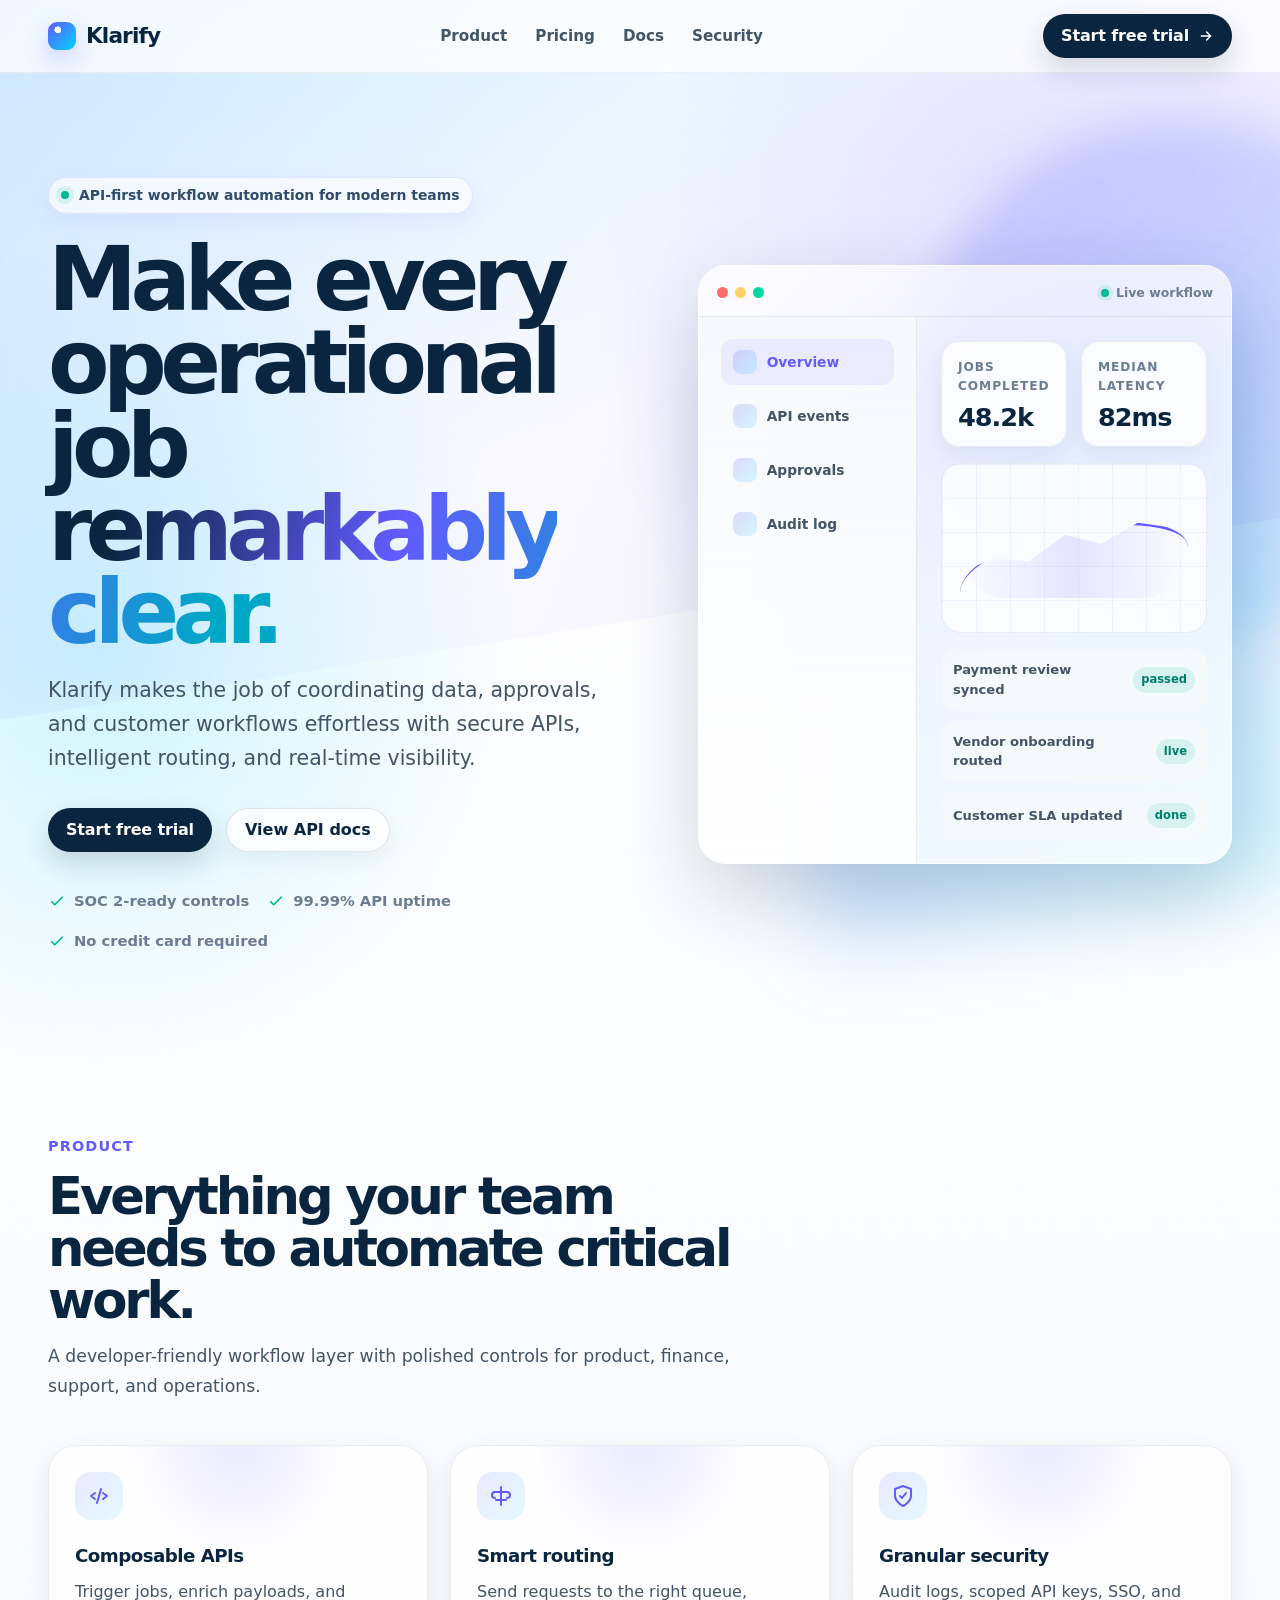
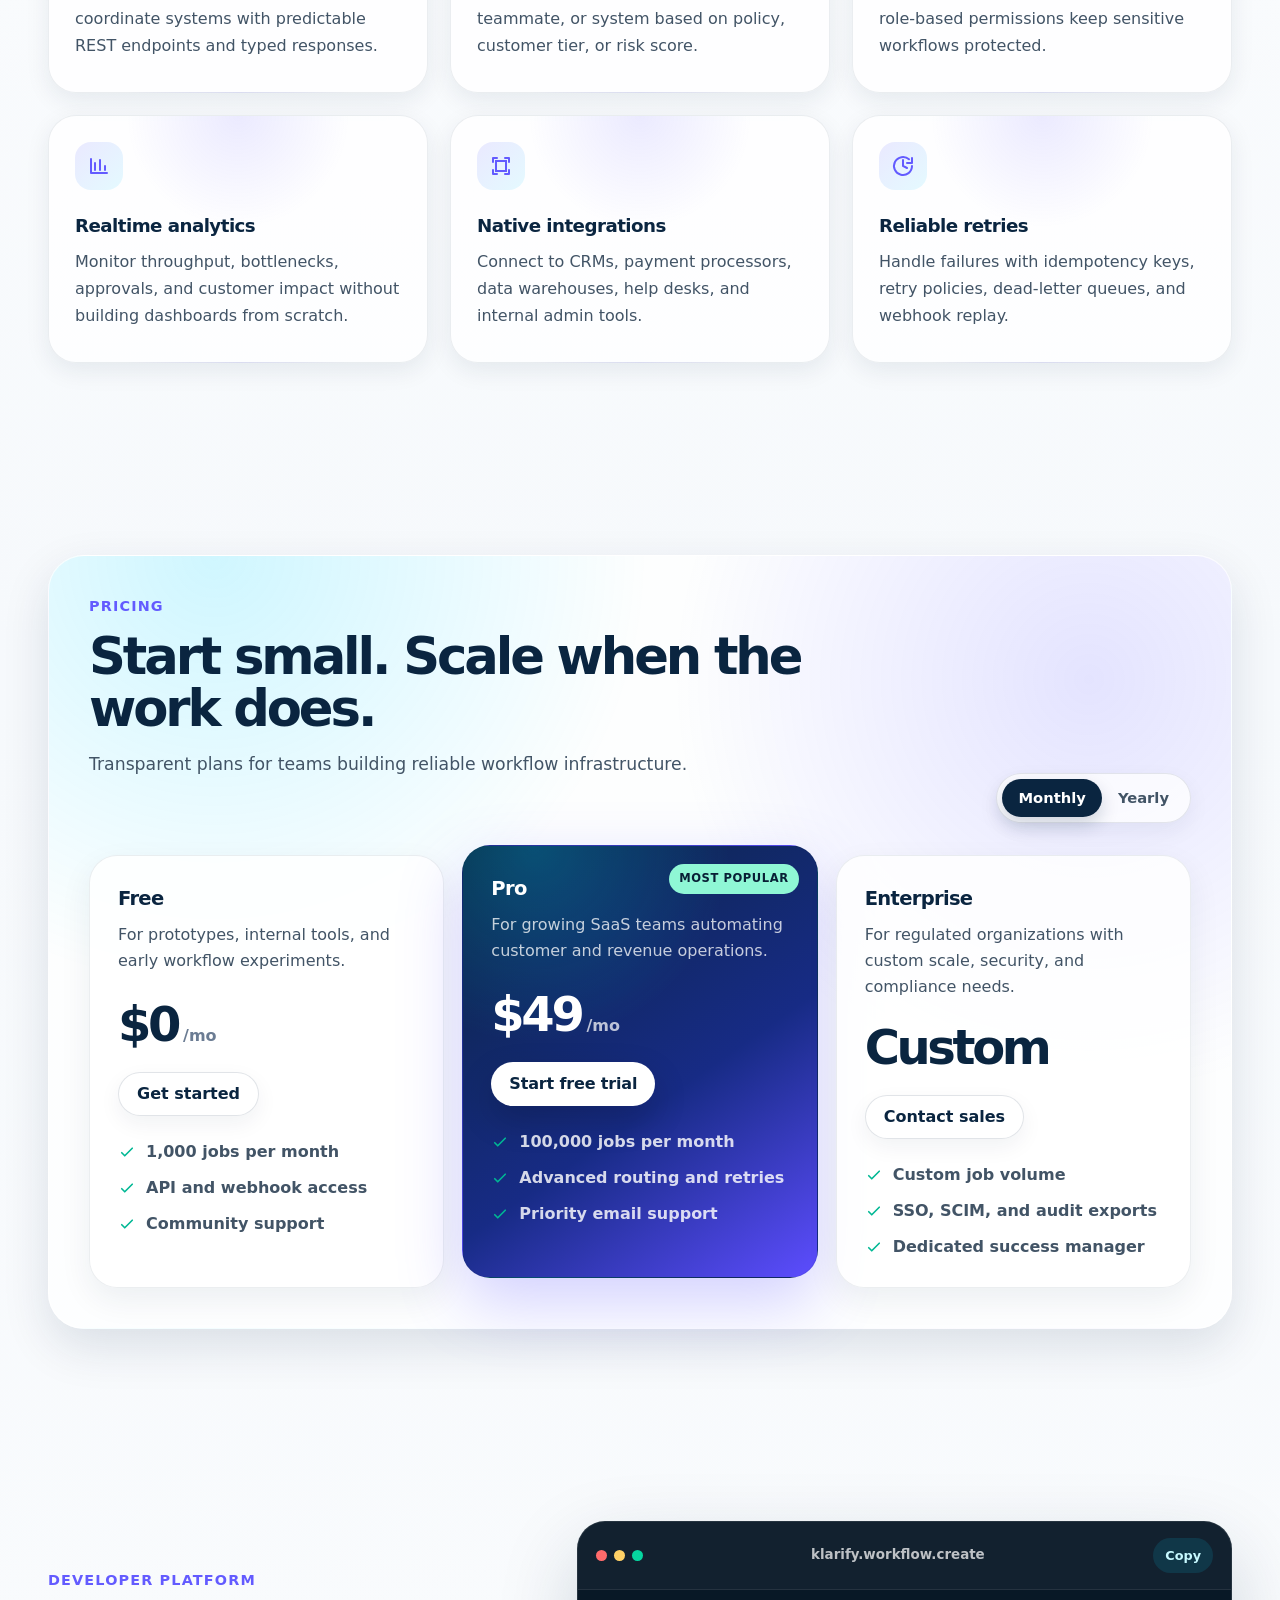
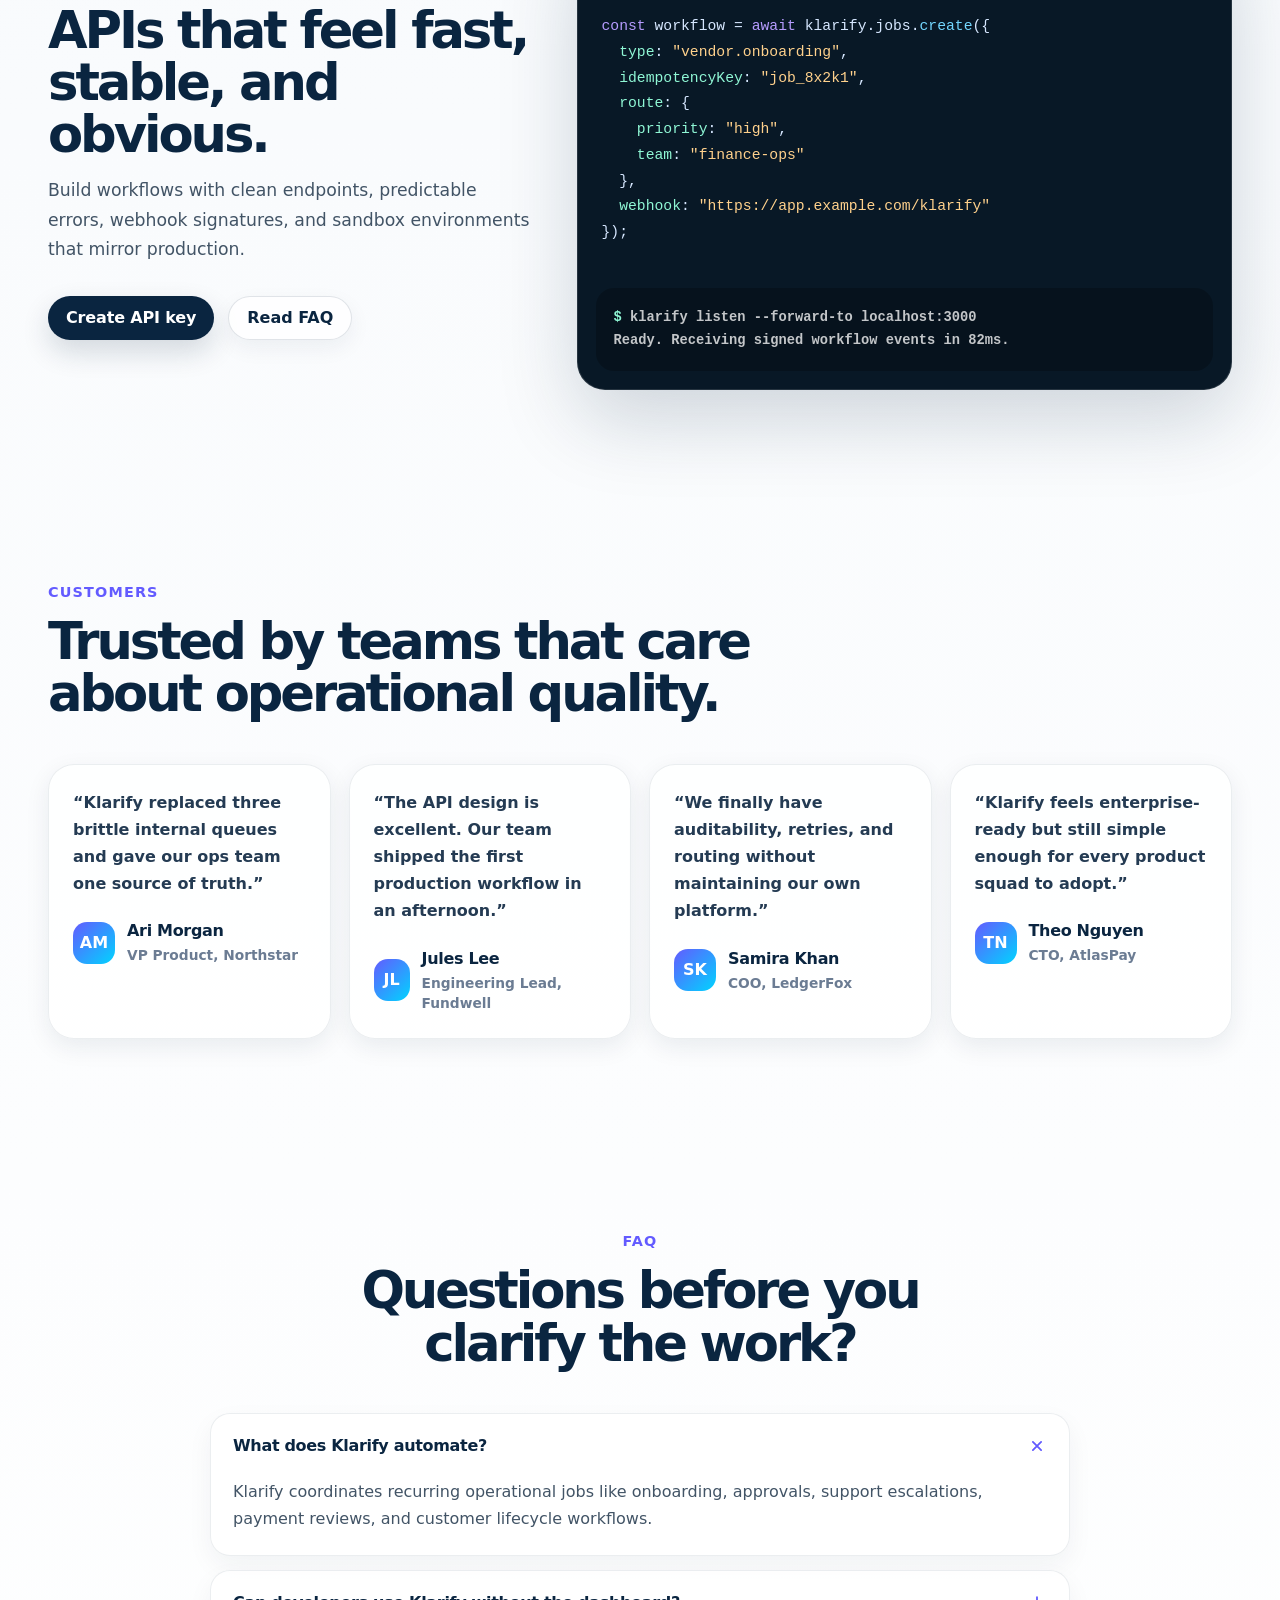
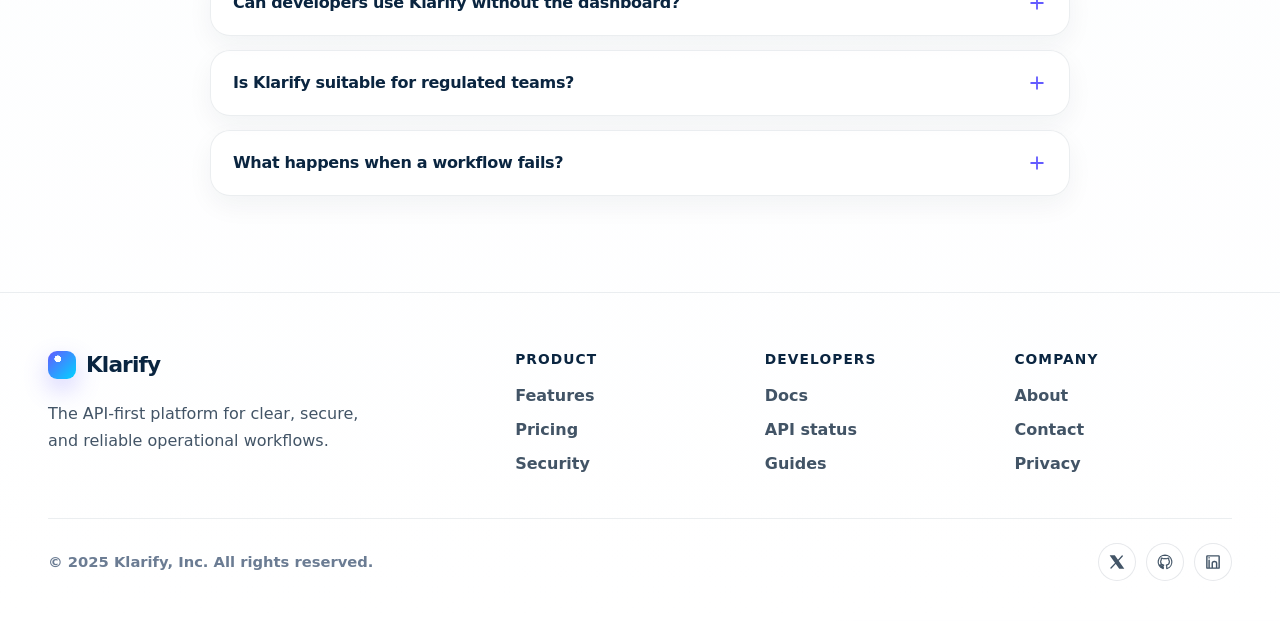
<file: page-1.html>
<!DOCTYPE html>
<html lang="en">
<head>
  <meta charset="UTF-8" />
  <meta name="viewport" content="width=device-width, initial-scale=1.0" />
  <meta name="description" content="Klarify is a clean, API-first SaaS platform for automating workflows, securing operations, and helping teams ship faster." />
  <title>Klarify — Make the job simpler</title>
  <style>
    :root {
      --klarify-lp-x9a2-color-ink: #0a2540;
      --klarify-lp-x9a2-color-muted: #425466;
      --klarify-lp-x9a2-color-soft: #6b7c93;
      --klarify-lp-x9a2-color-line: rgba(10, 37, 64, 0.1);
      --klarify-lp-x9a2-color-page: #f6f9fc;
      --klarify-lp-x9a2-color-panel: rgba(255, 255, 255, 0.82);
      --klarify-lp-x9a2-color-white: #ffffff;
      --klarify-lp-x9a2-color-blue: #635bff;
      --klarify-lp-x9a2-color-purple: #7a5cff;
      --klarify-lp-x9a2-color-teal: #00d4ff;
      --klarify-lp-x9a2-color-green: #00b894;
      --klarify-lp-x9a2-color-orange: #ffb86b;
      --klarify-lp-x9a2-shadow-sm: 0 8px 24px rgba(10, 37, 64, 0.08);
      --klarify-lp-x9a2-shadow-md: 0 18px 48px rgba(10, 37, 64, 0.12);
      --klarify-lp-x9a2-shadow-lg: 0 30px 80px rgba(10, 37, 64, 0.18);
      --klarify-lp-x9a2-radius-sm: 12px;
      --klarify-lp-x9a2-radius-md: 18px;
      --klarify-lp-x9a2-radius-lg: 28px;
      --klarify-lp-x9a2-max-width: 1184px;
      --klarify-lp-x9a2-transition: 260ms cubic-bezier(0.2, 0.8, 0.2, 1);
    }

    * {
      box-sizing: border-box;
    }

    html {
      scroll-behavior: smooth;
    }

    body {
      margin: 0;
      color: var(--klarify-lp-x9a2-color-ink);
      background:
        radial-gradient(circle at 8% 12%, rgba(0, 212, 255, 0.18), transparent 26rem),
        radial-gradient(circle at 84% 6%, rgba(99, 91, 255, 0.16), transparent 30rem),
        linear-gradient(180deg, #ffffff 0%, var(--klarify-lp-x9a2-color-page) 42%, #ffffff 100%);
      font-family: Inter, ui-sans-serif, system-ui, -apple-system, BlinkMacSystemFont, "Segoe UI", sans-serif;
      line-height: 1.5;
      overflow-x: hidden;
    }

    a {
      color: inherit;
      text-decoration: none;
    }

    button,
    input {
      font: inherit;
    }

    button {
      cursor: pointer;
    }

    img,
    svg {
      display: block;
    }

    ::selection {
      color: #ffffff;
      background: var(--klarify-lp-x9a2-color-blue);
    }

    .klarify-lp-x9a2-page-shell {
      position: relative;
      min-height: 100vh;
      isolation: isolate;
    }

    .klarify-lp-x9a2-page-shell::before {
      content: "";
      position: absolute;
      inset: 0 0 auto 0;
      height: 720px;
      background:
        linear-gradient(115deg, rgba(99, 91, 255, 0.11), transparent 44%),
        linear-gradient(150deg, rgba(0, 212, 255, 0.15), transparent 52%),
        linear-gradient(92deg, transparent 0%, rgba(122, 92, 255, 0.08) 100%);
      clip-path: polygon(0 0, 100% 0, 100% 72%, 0 100%);
      z-index: -2;
    }

    .klarify-lp-x9a2-page-shell::after {
      content: "";
      position: absolute;
      top: 120px;
      right: -160px;
      width: 520px;
      height: 520px;
      border-radius: 999px;
      background: linear-gradient(135deg, rgba(99, 91, 255, 0.24), rgba(0, 212, 255, 0.12));
      filter: blur(20px);
      z-index: -1;
    }

    .klarify-lp-x9a2-skip-link {
      position: absolute;
      top: 12px;
      left: 12px;
      padding: 10px 14px;
      border-radius: 999px;
      color: #ffffff;
      background: var(--klarify-lp-x9a2-color-ink);
      transform: translateY(-140%);
      transition: transform var(--klarify-lp-x9a2-transition);
      z-index: 100;
    }

    .klarify-lp-x9a2-skip-link:focus {
      transform: translateY(0);
    }

    .klarify-lp-x9a2-width-rail {
      width: min(100% - 40px, var(--klarify-lp-x9a2-max-width));
      margin-inline: auto;
    }

    .klarify-lp-x9a2-nav-frame {
      position: sticky;
      top: 0;
      z-index: 50;
      backdrop-filter: blur(18px);
      background: rgba(255, 255, 255, 0.72);
      border-bottom: 1px solid rgba(10, 37, 64, 0.06);
    }

    .klarify-lp-x9a2-nav-inner {
      display: flex;
      align-items: center;
      justify-content: space-between;
      gap: 24px;
      min-height: 72px;
    }

    .klarify-lp-x9a2-brand-mark {
      display: inline-flex;
      align-items: center;
      gap: 10px;
      font-weight: 800;
      letter-spacing: -0.04em;
      font-size: 1.35rem;
      color: var(--klarify-lp-x9a2-color-ink);
    }

    .klarify-lp-x9a2-brand-spark {
      width: 28px;
      height: 28px;
      border-radius: 9px;
      background:
        radial-gradient(circle at 35% 28%, #ffffff 0 12%, transparent 13%),
        linear-gradient(135deg, var(--klarify-lp-x9a2-color-blue), var(--klarify-lp-x9a2-color-teal));
      box-shadow: 0 10px 24px rgba(99, 91, 255, 0.28);
    }

    .klarify-lp-x9a2-nav-links {
      display: flex;
      align-items: center;
      justify-content: center;
      gap: 28px;
      color: var(--klarify-lp-x9a2-color-muted);
      font-size: 0.95rem;
      font-weight: 650;
    }

    .klarify-lp-x9a2-nav-anchor {
      position: relative;
      padding: 8px 0;
      transition: color var(--klarify-lp-x9a2-transition);
    }

    .klarify-lp-x9a2-nav-anchor::after {
      content: "";
      position: absolute;
      left: 0;
      right: 0;
      bottom: 1px;
      height: 2px;
      border-radius: 999px;
      background: linear-gradient(90deg, var(--klarify-lp-x9a2-color-blue), var(--klarify-lp-x9a2-color-teal));
      transform: scaleX(0);
      transform-origin: right;
      transition: transform var(--klarify-lp-x9a2-transition);
    }

    .klarify-lp-x9a2-nav-anchor:hover,
    .klarify-lp-x9a2-nav-anchor:focus-visible {
      color: var(--klarify-lp-x9a2-color-ink);
    }

    .klarify-lp-x9a2-nav-anchor:hover::after,
    .klarify-lp-x9a2-nav-anchor:focus-visible::after {
      transform: scaleX(1);
      transform-origin: left;
    }

    .klarify-lp-x9a2-pill-action {
      display: inline-flex;
      align-items: center;
      justify-content: center;
      gap: 9px;
      min-height: 44px;
      padding: 0 18px;
      border: 0;
      border-radius: 999px;
      color: #ffffff;
      background: var(--klarify-lp-x9a2-color-ink);
      box-shadow: 0 12px 28px rgba(10, 37, 64, 0.16);
      font-weight: 750;
      letter-spacing: -0.01em;
      transition:
        transform var(--klarify-lp-x9a2-transition),
        box-shadow var(--klarify-lp-x9a2-transition),
        background var(--klarify-lp-x9a2-transition);
    }

    .klarify-lp-x9a2-pill-action:hover,
    .klarify-lp-x9a2-pill-action:focus-visible {
      transform: translateY(-2px);
      background: #122f4d;
      box-shadow: 0 18px 36px rgba(10, 37, 64, 0.22);
    }

    .klarify-lp-x9a2-pill-action svg {
      width: 16px;
      height: 16px;
    }

    .klarify-lp-x9a2-ghost-action {
      display: inline-flex;
      align-items: center;
      justify-content: center;
      gap: 9px;
      min-height: 44px;
      padding: 0 18px;
      border: 1px solid rgba(10, 37, 64, 0.12);
      border-radius: 999px;
      color: var(--klarify-lp-x9a2-color-ink);
      background: rgba(255, 255, 255, 0.72);
      box-shadow: 0 8px 22px rgba(10, 37, 64, 0.06);
      font-weight: 750;
      transition:
        transform var(--klarify-lp-x9a2-transition),
        box-shadow var(--klarify-lp-x9a2-transition),
        border-color var(--klarify-lp-x9a2-transition);
    }

    .klarify-lp-x9a2-ghost-action:hover,
    .klarify-lp-x9a2-ghost-action:focus-visible {
      transform: translateY(-2px);
      border-color: rgba(99, 91, 255, 0.28);
      box-shadow: 0 16px 34px rgba(10, 37, 64, 0.1);
    }

    .klarify-lp-x9a2-mobile-trigger {
      display: none;
      width: 44px;
      height: 44px;
      border: 1px solid rgba(10, 37, 64, 0.1);
      border-radius: 999px;
      background: rgba(255, 255, 255, 0.78);
      color: var(--klarify-lp-x9a2-color-ink);
    }

    .klarify-lp-x9a2-mobile-trigger svg {
      width: 22px;
      height: 22px;
      margin: auto;
    }

    .klarify-lp-x9a2-hero-grid {
      display: grid;
      grid-template-columns: minmax(0, 1fr) minmax(360px, 0.9fr);
      align-items: center;
      gap: 56px;
      padding: 104px 0 88px;
    }

    .klarify-lp-x9a2-eyebrow {
      display: inline-flex;
      align-items: center;
      gap: 10px;
      padding: 7px 12px;
      border: 1px solid rgba(99, 91, 255, 0.14);
      border-radius: 999px;
      color: #314b6b;
      background: rgba(255, 255, 255, 0.64);
      box-shadow: 0 8px 22px rgba(99, 91, 255, 0.08);
      font-size: 0.87rem;
      font-weight: 750;
    }

    .klarify-lp-x9a2-eyebrow-dot {
      width: 8px;
      height: 8px;
      border-radius: 999px;
      background: var(--klarify-lp-x9a2-color-green);
      box-shadow: 0 0 0 5px rgba(0, 184, 148, 0.12);
    }

    .klarify-lp-x9a2-hero-heading {
      max-width: 760px;
      margin: 24px 0 20px;
      font-size: clamp(3.2rem, 7vw, 6.85rem);
      line-height: 0.93;
      letter-spacing: -0.075em;
      font-weight: 850;
    }

    .klarify-lp-x9a2-gradient-text {
      color: transparent;
      background: linear-gradient(105deg, #0a2540 10%, var(--klarify-lp-x9a2-color-blue) 48%, #00a7c7 90%);
      -webkit-background-clip: text;
      background-clip: text;
    }

    .klarify-lp-x9a2-hero-copy {
      max-width: 640px;
      margin: 0;
      color: var(--klarify-lp-x9a2-color-muted);
      font-size: clamp(1.08rem, 2vw, 1.28rem);
      line-height: 1.65;
    }

    .klarify-lp-x9a2-hero-actions {
      display: flex;
      flex-wrap: wrap;
      gap: 14px;
      margin-top: 32px;
    }

    .klarify-lp-x9a2-proof-row {
      display: flex;
      flex-wrap: wrap;
      gap: 18px;
      margin-top: 38px;
      color: var(--klarify-lp-x9a2-color-soft);
      font-size: 0.92rem;
      font-weight: 700;
    }

    .klarify-lp-x9a2-proof-item {
      display: inline-flex;
      align-items: center;
      gap: 8px;
    }

    .klarify-lp-x9a2-proof-item svg {
      width: 18px;
      height: 18px;
      color: var(--klarify-lp-x9a2-color-green);
    }

    .klarify-lp-x9a2-ui-stage {
      position: relative;
      perspective: 1200px;
    }

    .klarify-lp-x9a2-ui-glow {
      position: absolute;
      inset: 12% -8% -8% 14%;
      border-radius: 42px;
      background: linear-gradient(135deg, rgba(99, 91, 255, 0.28), rgba(0, 212, 255, 0.22));
      filter: blur(42px);
      transform: rotate(-8deg);
      z-index: -1;
    }

    .klarify-lp-x9a2-product-panel {
      overflow: hidden;
      border: 1px solid rgba(255, 255, 255, 0.76);
      border-radius: 28px;
      background: rgba(255, 255, 255, 0.72);
      box-shadow: var(--klarify-lp-x9a2-shadow-lg);
      transform:
        rotateX(var(--klarify-lp-x9a2-tilt-x, 0deg))
        rotateY(var(--klarify-lp-x9a2-tilt-y, 0deg));
      transition: transform 180ms ease, box-shadow var(--klarify-lp-x9a2-transition);
      backdrop-filter: blur(24px);
    }

    .klarify-lp-x9a2-product-panel:hover {
      box-shadow: 0 36px 92px rgba(10, 37, 64, 0.22);
    }

    .klarify-lp-x9a2-product-topbar {
      display: flex;
      align-items: center;
      justify-content: space-between;
      padding: 18px 18px 14px;
      border-bottom: 1px solid rgba(10, 37, 64, 0.08);
    }

    .klarify-lp-x9a2-window-controls {
      display: flex;
      gap: 7px;
    }

    .klarify-lp-x9a2-window-dot {
      width: 11px;
      height: 11px;
      border-radius: 50%;
      background: #ff6b6b;
    }

    .klarify-lp-x9a2-window-dot:nth-child(2) {
      background: #ffd166;
    }

    .klarify-lp-x9a2-window-dot:nth-child(3) {
      background: #06d6a0;
    }

    .klarify-lp-x9a2-product-status {
      display: inline-flex;
      align-items: center;
      gap: 7px;
      color: var(--klarify-lp-x9a2-color-soft);
      font-size: 0.78rem;
      font-weight: 800;
    }

    .klarify-lp-x9a2-product-status::before {
      content: "";
      width: 8px;
      height: 8px;
      border-radius: 999px;
      background: var(--klarify-lp-x9a2-color-green);
      box-shadow: 0 0 0 4px rgba(0, 184, 148, 0.12);
    }

    .klarify-lp-x9a2-product-body {
      display: grid;
      grid-template-columns: 0.82fr 1.18fr;
      min-height: 420px;
    }

    .klarify-lp-x9a2-product-sidebar {
      padding: 22px;
      background:
        linear-gradient(180deg, rgba(246, 249, 252, 0.96), rgba(255, 255, 255, 0.82));
      border-right: 1px solid rgba(10, 37, 64, 0.08);
    }

    .klarify-lp-x9a2-product-menu-row {
      display: flex;
      align-items: center;
      gap: 10px;
      padding: 11px 12px;
      margin-bottom: 8px;
      border-radius: 12px;
      color: var(--klarify-lp-x9a2-color-muted);
      font-size: 0.86rem;
      font-weight: 750;
    }

    .klarify-lp-x9a2-product-menu-row:first-child {
      color: var(--klarify-lp-x9a2-color-blue);
      background: rgba(99, 91, 255, 0.09);
    }

    .klarify-lp-x9a2-product-menu-icon {
      width: 24px;
      height: 24px;
      border-radius: 8px;
      background: linear-gradient(135deg, rgba(99, 91, 255, 0.2), rgba(0, 212, 255, 0.14));
    }

    .klarify-lp-x9a2-product-main {
      padding: 24px;
    }

    .klarify-lp-x9a2-metric-grid {
      display: grid;
      grid-template-columns: repeat(2, 1fr);
      gap: 14px;
    }

    .klarify-lp-x9a2-metric-tile {
      padding: 16px;
      border: 1px solid rgba(10, 37, 64, 0.08);
      border-radius: 18px;
      background: rgba(255, 255, 255, 0.82);
      box-shadow: 0 8px 20px rgba(10, 37, 64, 0.05);
    }

    .klarify-lp-x9a2-metric-label {
      margin: 0 0 10px;
      color: var(--klarify-lp-x9a2-color-soft);
      font-size: 0.76rem;
      font-weight: 800;
      text-transform: uppercase;
      letter-spacing: 0.08em;
    }

    .klarify-lp-x9a2-metric-value {
      margin: 0;
      font-size: 1.6rem;
      line-height: 1;
      letter-spacing: -0.04em;
      font-weight: 850;
    }

    .klarify-lp-x9a2-chart-box {
      position: relative;
      height: 170px;
      margin-top: 16px;
      padding: 18px;
      border: 1px solid rgba(10, 37, 64, 0.08);
      border-radius: 20px;
      background:
        linear-gradient(rgba(99, 91, 255, 0.07) 1px, transparent 1px),
        linear-gradient(90deg, rgba(99, 91, 255, 0.07) 1px, transparent 1px),
        rgba(255, 255, 255, 0.78);
      background-size: 34px 34px;
      overflow: hidden;
    }

    .klarify-lp-x9a2-chart-line {
      position: absolute;
      left: 18px;
      right: 18px;
      bottom: 34px;
      height: 88px;
      border-radius: 999px;
      background: linear-gradient(90deg, transparent, rgba(99, 91, 255, 0.14), transparent);
      clip-path: polygon(0 70%, 16% 54%, 30% 58%, 46% 28%, 62% 38%, 78% 14%, 100% 22%, 100% 100%, 0 100%);
    }

    .klarify-lp-x9a2-chart-line::after {
      content: "";
      position: absolute;
      inset: 0;
      border-top: 4px solid var(--klarify-lp-x9a2-color-blue);
      border-radius: 60% 40% 0 0;
      transform: skewY(-7deg) translateY(16px);
    }

    .klarify-lp-x9a2-activity-list {
      display: grid;
      gap: 10px;
      margin-top: 16px;
    }

    .klarify-lp-x9a2-activity-row {
      display: flex;
      align-items: center;
      justify-content: space-between;
      gap: 12px;
      padding: 11px 12px;
      border-radius: 14px;
      background: rgba(246, 249, 252, 0.82);
      color: var(--klarify-lp-x9a2-color-muted);
      font-size: 0.82rem;
      font-weight: 750;
    }

    .klarify-lp-x9a2-activity-badge {
      padding: 4px 8px;
      border-radius: 999px;
      color: #007d6b;
      background: rgba(0, 184, 148, 0.12);
      font-size: 0.72rem;
      font-weight: 850;
    }

    .klarify-lp-x9a2-section-band {
      padding: 96px 0;
    }

    .klarify-lp-x9a2-section-head {
      max-width: 720px;
      margin-bottom: 44px;
    }

    .klarify-lp-x9a2-section-kicker {
      margin: 0 0 12px;
      color: var(--klarify-lp-x9a2-color-blue);
      font-size: 0.9rem;
      font-weight: 850;
      letter-spacing: 0.08em;
      text-transform: uppercase;
    }

    .klarify-lp-x9a2-section-heading {
      margin: 0;
      font-size: clamp(2.2rem, 4vw, 4rem);
      line-height: 1.02;
      letter-spacing: -0.06em;
      font-weight: 850;
    }

    .klarify-lp-x9a2-section-copy {
      margin: 16px 0 0;
      color: var(--klarify-lp-x9a2-color-muted);
      font-size: 1.08rem;
      line-height: 1.7;
    }

    .klarify-lp-x9a2-feature-grid {
      display: grid;
      grid-template-columns: repeat(3, 1fr);
      gap: 22px;
    }

    .klarify-lp-x9a2-feature-tile {
      position: relative;
      min-height: 248px;
      padding: 26px;
      border: 1px solid rgba(10, 37, 64, 0.08);
      border-radius: var(--klarify-lp-x9a2-radius-lg);
      background:
        radial-gradient(circle at var(--klarify-lp-x9a2-pointer-x, 50%) var(--klarify-lp-x9a2-pointer-y, 0%), rgba(99, 91, 255, 0.12), transparent 36%),
        rgba(255, 255, 255, 0.76);
      box-shadow: var(--klarify-lp-x9a2-shadow-sm);
      transition:
        transform var(--klarify-lp-x9a2-transition),
        box-shadow var(--klarify-lp-x9a2-transition),
        border-color var(--klarify-lp-x9a2-transition);
      overflow: hidden;
    }

    .klarify-lp-x9a2-feature-tile:hover {
      transform: translateY(-6px);
      border-color: rgba(99, 91, 255, 0.18);
      box-shadow: var(--klarify-lp-x9a2-shadow-md);
    }

    .klarify-lp-x9a2-feature-icon {
      display: inline-grid;
      place-items: center;
      width: 48px;
      height: 48px;
      margin-bottom: 22px;
      border-radius: 16px;
      color: var(--klarify-lp-x9a2-color-blue);
      background: linear-gradient(135deg, rgba(99, 91, 255, 0.13), rgba(0, 212, 255, 0.1));
    }

    .klarify-lp-x9a2-feature-icon svg {
      width: 24px;
      height: 24px;
    }

    .klarify-lp-x9a2-feature-name {
      margin: 0 0 10px;
      font-size: 1.14rem;
      letter-spacing: -0.03em;
      font-weight: 850;
    }

    .klarify-lp-x9a2-feature-detail {
      margin: 0;
      color: var(--klarify-lp-x9a2-color-muted);
      line-height: 1.68;
    }

    .klarify-lp-x9a2-pricing-panel {
      border-radius: 36px;
      padding: 40px;
      background:
        radial-gradient(circle at 14% 0%, rgba(0, 212, 255, 0.18), transparent 34%),
        radial-gradient(circle at 88% 16%, rgba(99, 91, 255, 0.16), transparent 34%),
        rgba(255, 255, 255, 0.74);
      border: 1px solid rgba(255, 255, 255, 0.74);
      box-shadow: var(--klarify-lp-x9a2-shadow-md);
    }

    .klarify-lp-x9a2-pricing-topline {
      display: flex;
      align-items: end;
      justify-content: space-between;
      gap: 24px;
      margin-bottom: 32px;
    }

    .klarify-lp-x9a2-billing-switch {
      display: inline-flex;
      align-items: center;
      padding: 5px;
      border: 1px solid rgba(10, 37, 64, 0.1);
      border-radius: 999px;
      background: rgba(255, 255, 255, 0.74);
      box-shadow: 0 8px 22px rgba(10, 37, 64, 0.06);
    }

    .klarify-lp-x9a2-billing-choice {
      min-height: 38px;
      padding: 0 16px;
      border: 0;
      border-radius: 999px;
      color: var(--klarify-lp-x9a2-color-muted);
      background: transparent;
      font-size: 0.92rem;
      font-weight: 800;
      transition:
        color var(--klarify-lp-x9a2-transition),
        background var(--klarify-lp-x9a2-transition),
        box-shadow var(--klarify-lp-x9a2-transition);
    }

    .klarify-lp-x9a2-billing-choice[aria-pressed="true"] {
      color: #ffffff;
      background: var(--klarify-lp-x9a2-color-ink);
      box-shadow: 0 8px 18px rgba(10, 37, 64, 0.18);
    }

    .klarify-lp-x9a2-plan-grid {
      display: grid;
      grid-template-columns: repeat(3, 1fr);
      gap: 18px;
    }

    .klarify-lp-x9a2-plan-tile {
      position: relative;
      padding: 28px;
      border: 1px solid rgba(10, 37, 64, 0.08);
      border-radius: 28px;
      background: rgba(255, 255, 255, 0.82);
      box-shadow: 0 12px 32px rgba(10, 37, 64, 0.07);
      transition:
        transform var(--klarify-lp-x9a2-transition),
        box-shadow var(--klarify-lp-x9a2-transition),
        border-color var(--klarify-lp-x9a2-transition);
    }

    .klarify-lp-x9a2-plan-tile:hover {
      transform: translateY(-6px);
      border-color: rgba(99, 91, 255, 0.16);
      box-shadow: var(--klarify-lp-x9a2-shadow-md);
    }

    .klarify-lp-x9a2-plan-tile--spotlight {
      color: #ffffff;
      background:
        radial-gradient(circle at 20% 0%, rgba(0, 212, 255, 0.24), transparent 38%),
        linear-gradient(145deg, #0a2540, #172b85 58%, #5d4dff);
      box-shadow: 0 24px 64px rgba(99, 91, 255, 0.28);
      transform: translateY(-10px);
    }

    .klarify-lp-x9a2-plan-tile--spotlight:hover {
      transform: translateY(-16px);
    }

    .klarify-lp-x9a2-plan-ribbon {
      position: absolute;
      top: 18px;
      right: 18px;
      padding: 6px 10px;
      border-radius: 999px;
      color: #081f35;
      background: #8ff7d5;
      font-size: 0.72rem;
      font-weight: 900;
      letter-spacing: 0.05em;
      text-transform: uppercase;
    }

    .klarify-lp-x9a2-plan-name {
      margin: 0 0 8px;
      font-size: 1.22rem;
      letter-spacing: -0.035em;
      font-weight: 850;
    }

    .klarify-lp-x9a2-plan-summary {
      min-height: 56px;
      margin: 0 0 22px;
      color: var(--klarify-lp-x9a2-color-muted);
      line-height: 1.65;
    }

    .klarify-lp-x9a2-plan-tile--spotlight .klarify-lp-x9a2-plan-summary {
      color: rgba(255, 255, 255, 0.76);
    }

    .klarify-lp-x9a2-plan-price {
      display: flex;
      align-items: baseline;
      gap: 5px;
      margin-bottom: 24px;
    }

    .klarify-lp-x9a2-plan-amount {
      font-size: 3rem;
      line-height: 1;
      letter-spacing: -0.07em;
      font-weight: 850;
    }

    .klarify-lp-x9a2-plan-period {
      color: var(--klarify-lp-x9a2-color-soft);
      font-weight: 750;
    }

    .klarify-lp-x9a2-plan-tile--spotlight .klarify-lp-x9a2-plan-period {
      color: rgba(255, 255, 255, 0.72);
    }

    .klarify-lp-x9a2-plan-list {
      display: grid;
      gap: 12px;
      margin: 24px 0 0;
      padding: 0;
      list-style: none;
    }

    .klarify-lp-x9a2-plan-list li {
      display: flex;
      align-items: flex-start;
      gap: 10px;
      color: var(--klarify-lp-x9a2-color-muted);
      font-weight: 650;
    }

    .klarify-lp-x9a2-plan-tile--spotlight .klarify-lp-x9a2-plan-list li {
      color: rgba(255, 255, 255, 0.82);
    }

    .klarify-lp-x9a2-plan-list svg {
      flex: 0 0 auto;
      width: 18px;
      height: 18px;
      margin-top: 3px;
      color: var(--klarify-lp-x9a2-color-green);
    }

    .klarify-lp-x9a2-plan-tile--spotlight .klarify-lp-x9a2-pill-action {
      color: var(--klarify-lp-x9a2-color-ink);
      background: #ffffff;
      box-shadow: 0 14px 34px rgba(0, 0, 0, 0.18);
    }

    .klarify-lp-x9a2-dev-grid {
      display: grid;
      grid-template-columns: minmax(0, 0.85fr) minmax(360px, 1.15fr);
      gap: 44px;
      align-items: center;
    }

    .klarify-lp-x9a2-code-shell {
      overflow: hidden;
      border-radius: 28px;
      border: 1px solid rgba(255, 255, 255, 0.12);
      background: #081826;
      box-shadow: var(--klarify-lp-x9a2-shadow-lg);
    }

    .klarify-lp-x9a2-code-toolbar {
      display: flex;
      align-items: center;
      justify-content: space-between;
      padding: 16px 18px;
      border-bottom: 1px solid rgba(255, 255, 255, 0.08);
      background: rgba(255, 255, 255, 0.04);
    }

    .klarify-lp-x9a2-code-label {
      color: rgba(255, 255, 255, 0.72);
      font-size: 0.84rem;
      font-weight: 800;
    }

    .klarify-lp-x9a2-code-copy {
      border: 0;
      border-radius: 999px;
      padding: 8px 12px;
      color: #c7f9ff;
      background: rgba(0, 212, 255, 0.12);
      font-size: 0.8rem;
      font-weight: 850;
      transition: background var(--klarify-lp-x9a2-transition), transform var(--klarify-lp-x9a2-transition);
    }

    .klarify-lp-x9a2-code-copy:hover,
    .klarify-lp-x9a2-code-copy:focus-visible {
      transform: translateY(-1px);
      background: rgba(0, 212, 255, 0.18);
    }

    .klarify-lp-x9a2-code-block {
      margin: 0;
      padding: 24px;
      overflow: auto;
      color: #d6e7ff;
      font: 500 0.92rem/1.75 ui-monospace, SFMono-Regular, Menlo, Monaco, Consolas, "Liberation Mono", monospace;
    }

    .klarify-lp-x9a2-code-token-purple {
      color: #b69cff;
    }

    .klarify-lp-x9a2-code-token-blue {
      color: #73d7ff;
    }

    .klarify-lp-x9a2-code-token-green {
      color: #8ff7d5;
    }

    .klarify-lp-x9a2-code-token-orange {
      color: #ffd18c;
    }

    .klarify-lp-x9a2-terminal-box {
      margin: 18px;
      padding: 18px;
      border-radius: 18px;
      background: rgba(0, 0, 0, 0.24);
      color: rgba(255, 255, 255, 0.76);
      font: 600 0.86rem/1.7 ui-monospace, SFMono-Regular, Menlo, Monaco, Consolas, monospace;
    }

    .klarify-lp-x9a2-terminal-prompt {
      color: #8ff7d5;
    }

    .klarify-lp-x9a2-testimonial-grid {
      display: grid;
      grid-template-columns: repeat(4, 1fr);
      gap: 18px;
    }

    .klarify-lp-x9a2-quote-tile {
      padding: 24px;
      border: 1px solid rgba(10, 37, 64, 0.08);
      border-radius: 26px;
      background: rgba(255, 255, 255, 0.78);
      box-shadow: var(--klarify-lp-x9a2-shadow-sm);
    }

    .klarify-lp-x9a2-quote-text {
      margin: 0;
      color: #243b53;
      line-height: 1.7;
      font-weight: 650;
    }

    .klarify-lp-x9a2-quote-person {
      display: flex;
      align-items: center;
      gap: 12px;
      margin-top: 22px;
    }

    .klarify-lp-x9a2-avatar-mark {
      display: grid;
      place-items: center;
      width: 42px;
      height: 42px;
      border-radius: 14px;
      color: #ffffff;
      background: linear-gradient(135deg, var(--klarify-lp-x9a2-color-blue), var(--klarify-lp-x9a2-color-teal));
      font-weight: 900;
    }

    .klarify-lp-x9a2-quote-name {
      margin: 0;
      font-weight: 850;
      letter-spacing: -0.02em;
    }

    .klarify-lp-x9a2-quote-role {
      margin: 2px 0 0;
      color: var(--klarify-lp-x9a2-color-soft);
      font-size: 0.86rem;
      font-weight: 700;
    }

    .klarify-lp-x9a2-faq-shell {
      max-width: 860px;
      margin-inline: auto;
    }

    .klarify-lp-x9a2-faq-shell .klarify-lp-x9a2-section-head {
      margin-inline: auto;
      text-align: center;
    }

    .klarify-lp-x9a2-faq-list {
      display: grid;
      gap: 14px;
    }

    .klarify-lp-x9a2-faq-item {
      border: 1px solid rgba(10, 37, 64, 0.08);
      border-radius: 20px;
      background: rgba(255, 255, 255, 0.8);
      box-shadow: 0 10px 26px rgba(10, 37, 64, 0.05);
      overflow: hidden;
    }

    .klarify-lp-x9a2-faq-question {
      display: flex;
      align-items: center;
      justify-content: space-between;
      width: 100%;
      gap: 20px;
      padding: 20px 22px;
      border: 0;
      color: var(--klarify-lp-x9a2-color-ink);
      background: transparent;
      text-align: left;
      font-weight: 850;
      letter-spacing: -0.02em;
    }

    .klarify-lp-x9a2-faq-question svg {
      flex: 0 0 auto;
      width: 20px;
      height: 20px;
      color: var(--klarify-lp-x9a2-color-blue);
      transition: transform var(--klarify-lp-x9a2-transition);
    }

    .klarify-lp-x9a2-faq-question[aria-expanded="true"] svg {
      transform: rotate(45deg);
    }

    .klarify-lp-x9a2-faq-answer {
      display: grid;
      grid-template-rows: 0fr;
      transition: grid-template-rows 300ms ease;
    }

    .klarify-lp-x9a2-faq-question[aria-expanded="true"] + .klarify-lp-x9a2-faq-answer {
      grid-template-rows: 1fr;
    }

    .klarify-lp-x9a2-faq-answer-inner {
      overflow: hidden;
    }

    .klarify-lp-x9a2-faq-answer-inner p {
      margin: 0;
      padding: 0 22px 22px;
      color: var(--klarify-lp-x9a2-color-muted);
      line-height: 1.72;
    }

    .klarify-lp-x9a2-footer-frame {
      padding: 56px 0 40px;
      border-top: 1px solid rgba(10, 37, 64, 0.08);
      background: rgba(255, 255, 255, 0.62);
    }

    .klarify-lp-x9a2-footer-grid {
      display: grid;
      grid-template-columns: 1.2fr repeat(3, 0.6fr);
      gap: 32px;
    }

    .klarify-lp-x9a2-footer-copy {
      max-width: 340px;
      margin: 14px 0 0;
      color: var(--klarify-lp-x9a2-color-muted);
      line-height: 1.7;
    }

    .klarify-lp-x9a2-footer-heading {
      margin: 0 0 14px;
      font-size: 0.86rem;
      color: var(--klarify-lp-x9a2-color-ink);
      letter-spacing: 0.08em;
      text-transform: uppercase;
      font-weight: 900;
    }

    .klarify-lp-x9a2-footer-link-list {
      display: grid;
      gap: 10px;
      margin: 0;
      padding: 0;
      list-style: none;
    }

    .klarify-lp-x9a2-footer-link {
      color: var(--klarify-lp-x9a2-color-muted);
      font-weight: 650;
      transition: color var(--klarify-lp-x9a2-transition);
    }

    .klarify-lp-x9a2-footer-link:hover,
    .klarify-lp-x9a2-footer-link:focus-visible {
      color: var(--klarify-lp-x9a2-color-blue);
    }

    .klarify-lp-x9a2-footer-bottom {
      display: flex;
      align-items: center;
      justify-content: space-between;
      gap: 20px;
      margin-top: 42px;
      padding-top: 24px;
      border-top: 1px solid rgba(10, 37, 64, 0.08);
      color: var(--klarify-lp-x9a2-color-soft);
      font-size: 0.92rem;
      font-weight: 650;
    }

    .klarify-lp-x9a2-social-row {
      display: flex;
      gap: 10px;
    }

    .klarify-lp-x9a2-social-link {
      display: grid;
      place-items: center;
      width: 38px;
      height: 38px;
      border: 1px solid rgba(10, 37, 64, 0.1);
      border-radius: 999px;
      color: var(--klarify-lp-x9a2-color-muted);
      background: rgba(255, 255, 255, 0.72);
      transition:
        color var(--klarify-lp-x9a2-transition),
        transform var(--klarify-lp-x9a2-transition),
        border-color var(--klarify-lp-x9a2-transition);
    }

    .klarify-lp-x9a2-social-link:hover,
    .klarify-lp-x9a2-social-link:focus-visible {
      color: var(--klarify-lp-x9a2-color-blue);
      transform: translateY(-2px);
      border-color: rgba(99, 91, 255, 0.24);
    }

    .klarify-lp-x9a2-social-link svg {
      width: 18px;
      height: 18px;
    }

    @media (max-width: 980px) {
      .klarify-lp-x9a2-nav-links,
      .klarify-lp-x9a2-nav-inner > .klarify-lp-x9a2-pill-action {
        display: none;
      }

      .klarify-lp-x9a2-mobile-trigger {
        display: grid;
      }

      .klarify-lp-x9a2-nav-frame[data-klarify-lp-x9a2-menu="open"] .klarify-lp-x9a2-nav-links {
        position: absolute;
        top: 72px;
        left: 20px;
        right: 20px;
        display: grid;
        gap: 4px;
        padding: 18px;
        border: 1px solid rgba(10, 37, 64, 0.08);
        border-radius: 22px;
        background: rgba(255, 255, 255, 0.94);
        box-shadow: var(--klarify-lp-x9a2-shadow-md);
      }

      .klarify-lp-x9a2-hero-grid,
      .klarify-lp-x9a2-dev-grid {
        grid-template-columns: 1fr;
      }

      .klarify-lp-x9a2-ui-stage {
        max-width: 640px;
        margin-inline: auto;
      }

      .klarify-lp-x9a2-feature-grid,
      .klarify-lp-x9a2-plan-grid {
        grid-template-columns: repeat(2, 1fr);
      }

      .klarify-lp-x9a2-plan-tile--spotlight {
        transform: none;
      }

      .klarify-lp-x9a2-testimonial-grid {
        grid-template-columns: repeat(2, 1fr);
      }

      .klarify-lp-x9a2-footer-grid {
        grid-template-columns: repeat(2, 1fr);
      }
    }

    @media (max-width: 680px) {
      .klarify-lp-x9a2-width-rail {
        width: min(100% - 28px, var(--klarify-lp-x9a2-max-width));
      }

      .klarify-lp-x9a2-hero-grid {
        padding: 72px 0 56px;
      }

      .klarify-lp-x9a2-section-band {
        padding: 72px 0;
      }

      .klarify-lp-x9a2-hero-actions,
      .klarify-lp-x9a2-pricing-topline,
      .klarify-lp-x9a2-footer-bottom {
        align-items: stretch;
        flex-direction: column;
      }

      .klarify-lp-x9a2-pill-action,
      .klarify-lp-x9a2-ghost-action {
        width: 100%;
      }

      .klarify-lp-x9a2-product-body {
        grid-template-columns: 1fr;
      }

      .klarify-lp-x9a2-product-sidebar {
        display: none;
      }

      .klarify-lp-x9a2-feature-grid,
      .klarify-lp-x9a2-plan-grid,
      .klarify-lp-x9a2-testimonial-grid,
      .klarify-lp-x9a2-footer-grid {
        grid-template-columns: 1fr;
      }

      .klarify-lp-x9a2-pricing-panel {
        padding: 22px;
        border-radius: 28px;
      }

      .klarify-lp-x9a2-billing-switch {
        width: 100%;
      }

      .klarify-lp-x9a2-billing-choice {
        flex: 1;
      }
    }

    @media (prefers-reduced-motion: reduce) {
      *,
      *::before,
      *::after {
        scroll-behavior: auto !important;
        transition-duration: 1ms !important;
        animation-duration: 1ms !important;
      }
    }
  </style>
</head>
<body>
  <div class="klarify-lp-x9a2-page-shell">
    <a class="klarify-lp-x9a2-skip-link" href="#klarify-lp-x9a2-main">Skip to content</a>

    <header class="klarify-lp-x9a2-nav-frame" data-klarify-lp-x9a2-menu="closed">
      <nav class="klarify-lp-x9a2-width-rail klarify-lp-x9a2-nav-inner" aria-label="Primary navigation">
        <a class="klarify-lp-x9a2-brand-mark" href="#klarify-lp-x9a2-top" aria-label="Klarify home">
          <span class="klarify-lp-x9a2-brand-spark" aria-hidden="true"></span>
          Klarify
        </a>

        <div class="klarify-lp-x9a2-nav-links">
          <a class="klarify-lp-x9a2-nav-anchor" href="#klarify-lp-x9a2-product">Product</a>
          <a class="klarify-lp-x9a2-nav-anchor" href="#klarify-lp-x9a2-pricing">Pricing</a>
          <a class="klarify-lp-x9a2-nav-anchor" href="#klarify-lp-x9a2-docs">Docs</a>
          <a class="klarify-lp-x9a2-nav-anchor" href="#klarify-lp-x9a2-security">Security</a>
        </div>

        <a class="klarify-lp-x9a2-pill-action" href="#klarify-lp-x9a2-pricing">
          Start free trial
          <svg viewBox="0 0 24 24" fill="none" aria-hidden="true">
            <path d="M5 12h14m-6-6 6 6-6 6" stroke="currentColor" stroke-width="2.2" stroke-linecap="round" stroke-linejoin="round"/>
          </svg>
        </a>

        <button class="klarify-lp-x9a2-mobile-trigger" type="button" aria-label="Open navigation" aria-expanded="false">
          <svg viewBox="0 0 24 24" fill="none" aria-hidden="true">
            <path d="M5 7h14M5 12h14M5 17h14" stroke="currentColor" stroke-width="2.2" stroke-linecap="round"/>
          </svg>
        </button>
      </nav>
    </header>

    <main id="klarify-lp-x9a2-main">
      <section class="klarify-lp-x9a2-width-rail klarify-lp-x9a2-hero-grid" id="klarify-lp-x9a2-top">
        <div>
          <div class="klarify-lp-x9a2-eyebrow">
            <span class="klarify-lp-x9a2-eyebrow-dot" aria-hidden="true"></span>
            API-first workflow automation for modern teams
          </div>
          <h1 class="klarify-lp-x9a2-hero-heading">
            Make every operational job <span class="klarify-lp-x9a2-gradient-text">remarkably clear.</span>
          </h1>
          <p class="klarify-lp-x9a2-hero-copy">
            Klarify makes the job of coordinating data, approvals, and customer workflows effortless with secure APIs, intelligent routing, and real-time visibility.
          </p>
          <div class="klarify-lp-x9a2-hero-actions">
            <a class="klarify-lp-x9a2-pill-action" href="#klarify-lp-x9a2-pricing">Start free trial</a>
            <a class="klarify-lp-x9a2-ghost-action" href="#klarify-lp-x9a2-docs">View API docs</a>
          </div>
          <div class="klarify-lp-x9a2-proof-row" aria-label="Trust signals">
            <span class="klarify-lp-x9a2-proof-item">
              <svg viewBox="0 0 24 24" fill="none" aria-hidden="true"><path d="m5 13 4 4L19 7" stroke="currentColor" stroke-width="2.3" stroke-linecap="round" stroke-linejoin="round"/></svg>
              SOC 2-ready controls
            </span>
            <span class="klarify-lp-x9a2-proof-item">
              <svg viewBox="0 0 24 24" fill="none" aria-hidden="true"><path d="m5 13 4 4L19 7" stroke="currentColor" stroke-width="2.3" stroke-linecap="round" stroke-linejoin="round"/></svg>
              99.99% API uptime
            </span>
            <span class="klarify-lp-x9a2-proof-item">
              <svg viewBox="0 0 24 24" fill="none" aria-hidden="true"><path d="m5 13 4 4L19 7" stroke="currentColor" stroke-width="2.3" stroke-linecap="round" stroke-linejoin="round"/></svg>
              No credit card required
            </span>
          </div>
        </div>

        <div class="klarify-lp-x9a2-ui-stage" aria-label="Klarify dashboard preview">
          <div class="klarify-lp-x9a2-ui-glow" aria-hidden="true"></div>
          <div class="klarify-lp-x9a2-product-panel" data-klarify-lp-x9a2-tilt>
            <div class="klarify-lp-x9a2-product-topbar">
              <div class="klarify-lp-x9a2-window-controls" aria-hidden="true">
                <span class="klarify-lp-x9a2-window-dot"></span>
                <span class="klarify-lp-x9a2-window-dot"></span>
                <span class="klarify-lp-x9a2-window-dot"></span>
              </div>
              <span class="klarify-lp-x9a2-product-status">Live workflow</span>
            </div>
            <div class="klarify-lp-x9a2-product-body">
              <aside class="klarify-lp-x9a2-product-sidebar" aria-label="Preview sidebar">
                <div class="klarify-lp-x9a2-product-menu-row"><span class="klarify-lp-x9a2-product-menu-icon"></span> Overview</div>
                <div class="klarify-lp-x9a2-product-menu-row"><span class="klarify-lp-x9a2-product-menu-icon"></span> API events</div>
                <div class="klarify-lp-x9a2-product-menu-row"><span class="klarify-lp-x9a2-product-menu-icon"></span> Approvals</div>
                <div class="klarify-lp-x9a2-product-menu-row"><span class="klarify-lp-x9a2-product-menu-icon"></span> Audit log</div>
              </aside>
              <div class="klarify-lp-x9a2-product-main">
                <div class="klarify-lp-x9a2-metric-grid">
                  <div class="klarify-lp-x9a2-metric-tile">
                    <p class="klarify-lp-x9a2-metric-label">Jobs completed</p>
                    <p class="klarify-lp-x9a2-metric-value">48.2k</p>
                  </div>
                  <div class="klarify-lp-x9a2-metric-tile">
                    <p class="klarify-lp-x9a2-metric-label">Median latency</p>
                    <p class="klarify-lp-x9a2-metric-value">82ms</p>
                  </div>
                </div>
                <div class="klarify-lp-x9a2-chart-box">
                  <div class="klarify-lp-x9a2-chart-line" aria-hidden="true"></div>
                </div>
                <div class="klarify-lp-x9a2-activity-list">
                  <div class="klarify-lp-x9a2-activity-row">
                    Payment review synced
                    <span class="klarify-lp-x9a2-activity-badge">passed</span>
                  </div>
                  <div class="klarify-lp-x9a2-activity-row">
                    Vendor onboarding routed
                    <span class="klarify-lp-x9a2-activity-badge">live</span>
                  </div>
                  <div class="klarify-lp-x9a2-activity-row">
                    Customer SLA updated
                    <span class="klarify-lp-x9a2-activity-badge">done</span>
                  </div>
                </div>
              </div>
            </div>
          </div>
        </div>
      </section>

      <section class="klarify-lp-x9a2-section-band" id="klarify-lp-x9a2-product">
        <div class="klarify-lp-x9a2-width-rail">
          <div class="klarify-lp-x9a2-section-head">
            <p class="klarify-lp-x9a2-section-kicker">Product</p>
            <h2 class="klarify-lp-x9a2-section-heading">Everything your team needs to automate critical work.</h2>
            <p class="klarify-lp-x9a2-section-copy">A developer-friendly workflow layer with polished controls for product, finance, support, and operations.</p>
          </div>

          <div class="klarify-lp-x9a2-feature-grid">
            <article class="klarify-lp-x9a2-feature-tile">
              <div class="klarify-lp-x9a2-feature-icon">
                <svg viewBox="0 0 24 24" fill="none" aria-hidden="true"><path d="M8 9 4 12l4 3m8-6 4 3-4 3M14 5l-4 14" stroke="currentColor" stroke-width="2" stroke-linecap="round" stroke-linejoin="round"/></svg>
              </div>
              <h3 class="klarify-lp-x9a2-feature-name">Composable APIs</h3>
              <p class="klarify-lp-x9a2-feature-detail">Trigger jobs, enrich payloads, and coordinate systems with predictable REST endpoints and typed responses.</p>
            </article>

            <article class="klarify-lp-x9a2-feature-tile">
              <div class="klarify-lp-x9a2-feature-icon">
                <svg viewBox="0 0 24 24" fill="none" aria-hidden="true"><path d="M12 3v18M6 8h12M7 16h10" stroke="currentColor" stroke-width="2" stroke-linecap="round"/><path d="M6 8a3 3 0 1 0 0 6m12-6a3 3 0 1 1 0 6" stroke="currentColor" stroke-width="2" stroke-linecap="round"/></svg>
              </div>
              <h3 class="klarify-lp-x9a2-feature-name">Smart routing</h3>
              <p class="klarify-lp-x9a2-feature-detail">Send requests to the right queue, teammate, or system based on policy, customer tier, or risk score.</p>
            </article>

            <article class="klarify-lp-x9a2-feature-tile" id="klarify-lp-x9a2-security">
              <div class="klarify-lp-x9a2-feature-icon">
                <svg viewBox="0 0 24 24" fill="none" aria-hidden="true"><path d="M12 22s8-4 8-10V5l-8-3-8 3v7c0 6 8 10 8 10Z" stroke="currentColor" stroke-width="2" stroke-linejoin="round"/><path d="m9 12 2 2 4-5" stroke="currentColor" stroke-width="2" stroke-linecap="round" stroke-linejoin="round"/></svg>
              </div>
              <h3 class="klarify-lp-x9a2-feature-name">Granular security</h3>
              <p class="klarify-lp-x9a2-feature-detail">Audit logs, scoped API keys, SSO, and role-based permissions keep sensitive workflows protected.</p>
            </article>

            <article class="klarify-lp-x9a2-feature-tile">
              <div class="klarify-lp-x9a2-feature-icon">
                <svg viewBox="0 0 24 24" fill="none" aria-hidden="true"><path d="M4 19V5m0 14h16M8 16V9m5 7V6m5 10v-4" stroke="currentColor" stroke-width="2" stroke-linecap="round"/></svg>
              </div>
              <h3 class="klarify-lp-x9a2-feature-name">Realtime analytics</h3>
              <p class="klarify-lp-x9a2-feature-detail">Monitor throughput, bottlenecks, approvals, and customer impact without building dashboards from scratch.</p>
            </article>

            <article class="klarify-lp-x9a2-feature-tile">
              <div class="klarify-lp-x9a2-feature-icon">
                <svg viewBox="0 0 24 24" fill="none" aria-hidden="true"><path d="M7 7h10v10H7z" stroke="currentColor" stroke-width="2"/><path d="M4 4h4M16 4h4M4 20h4M16 20h4M4 8V4m16 4V4M4 16v4m16-4v4" stroke="currentColor" stroke-width="2" stroke-linecap="round"/></svg>
              </div>
              <h3 class="klarify-lp-x9a2-feature-name">Native integrations</h3>
              <p class="klarify-lp-x9a2-feature-detail">Connect to CRMs, payment processors, data warehouses, help desks, and internal admin tools.</p>
            </article>

            <article class="klarify-lp-x9a2-feature-tile">
              <div class="klarify-lp-x9a2-feature-icon">
                <svg viewBox="0 0 24 24" fill="none" aria-hidden="true"><path d="M12 6v6l4 2" stroke="currentColor" stroke-width="2" stroke-linecap="round"/><path d="M21 12a9 9 0 1 1-3-6.7" stroke="currentColor" stroke-width="2" stroke-linecap="round"/><path d="M21 4v5h-5" stroke="currentColor" stroke-width="2" stroke-linecap="round" stroke-linejoin="round"/></svg>
              </div>
              <h3 class="klarify-lp-x9a2-feature-name">Reliable retries</h3>
              <p class="klarify-lp-x9a2-feature-detail">Handle failures with idempotency keys, retry policies, dead-letter queues, and webhook replay.</p>
            </article>
          </div>
        </div>
      </section>

      <section class="klarify-lp-x9a2-section-band" id="klarify-lp-x9a2-pricing">
        <div class="klarify-lp-x9a2-width-rail">
          <div class="klarify-lp-x9a2-pricing-panel">
            <div class="klarify-lp-x9a2-pricing-topline">
              <div class="klarify-lp-x9a2-section-head">
                <p class="klarify-lp-x9a2-section-kicker">Pricing</p>
                <h2 class="klarify-lp-x9a2-section-heading">Start small. Scale when the work does.</h2>
                <p class="klarify-lp-x9a2-section-copy">Transparent plans for teams building reliable workflow infrastructure.</p>
              </div>

              <div class="klarify-lp-x9a2-billing-switch" role="group" aria-label="Billing period">
                <button class="klarify-lp-x9a2-billing-choice" type="button" data-klarify-lp-x9a2-billing="monthly" aria-pressed="true">Monthly</button>
                <button class="klarify-lp-x9a2-billing-choice" type="button" data-klarify-lp-x9a2-billing="yearly" aria-pressed="false">Yearly</button>
              </div>
            </div>

            <div class="klarify-lp-x9a2-plan-grid">
              <article class="klarify-lp-x9a2-plan-tile">
                <h3 class="klarify-lp-x9a2-plan-name">Free</h3>
                <p class="klarify-lp-x9a2-plan-summary">For prototypes, internal tools, and early workflow experiments.</p>
                <div class="klarify-lp-x9a2-plan-price">
                  <span class="klarify-lp-x9a2-plan-amount" data-klarify-lp-x9a2-monthly="$0" data-klarify-lp-x9a2-yearly="$0">$0</span>
                  <span class="klarify-lp-x9a2-plan-period">/mo</span>
                </div>
                <a class="klarify-lp-x9a2-ghost-action" href="#klarify-lp-x9a2-top">Get started</a>
                <ul class="klarify-lp-x9a2-plan-list">
                  <li><svg viewBox="0 0 24 24" fill="none"><path d="m5 13 4 4L19 7" stroke="currentColor" stroke-width="2.2" stroke-linecap="round" stroke-linejoin="round"/></svg>1,000 jobs per month</li>
                  <li><svg viewBox="0 0 24 24" fill="none"><path d="m5 13 4 4L19 7" stroke="currentColor" stroke-width="2.2" stroke-linecap="round" stroke-linejoin="round"/></svg>API and webhook access</li>
                  <li><svg viewBox="0 0 24 24" fill="none"><path d="m5 13 4 4L19 7" stroke="currentColor" stroke-width="2.2" stroke-linecap="round" stroke-linejoin="round"/></svg>Community support</li>
                </ul>
              </article>

              <article class="klarify-lp-x9a2-plan-tile klarify-lp-x9a2-plan-tile--spotlight">
                <span class="klarify-lp-x9a2-plan-ribbon">Most Popular</span>
                <h3 class="klarify-lp-x9a2-plan-name">Pro</h3>
                <p class="klarify-lp-x9a2-plan-summary">For growing SaaS teams automating customer and revenue operations.</p>
                <div class="klarify-lp-x9a2-plan-price">
                  <span class="klarify-lp-x9a2-plan-amount" data-klarify-lp-x9a2-monthly="$49" data-klarify-lp-x9a2-yearly="$39">$49</span>
                  <span class="klarify-lp-x9a2-plan-period">/mo</span>
                </div>
                <a class="klarify-lp-x9a2-pill-action" href="#klarify-lp-x9a2-top">Start free trial</a>
                <ul class="klarify-lp-x9a2-plan-list">
                  <li><svg viewBox="0 0 24 24" fill="none"><path d="m5 13 4 4L19 7" stroke="currentColor" stroke-width="2.2" stroke-linecap="round" stroke-linejoin="round"/></svg>100,000 jobs per month</li>
                  <li><svg viewBox="0 0 24 24" fill="none"><path d="m5 13 4 4L19 7" stroke="currentColor" stroke-width="2.2" stroke-linecap="round" stroke-linejoin="round"/></svg>Advanced routing and retries</li>
                  <li><svg viewBox="0 0 24 24" fill="none"><path d="m5 13 4 4L19 7" stroke="currentColor" stroke-width="2.2" stroke-linecap="round" stroke-linejoin="round"/></svg>Priority email support</li>
                </ul>
              </article>

              <article class="klarify-lp-x9a2-plan-tile">
                <h3 class="klarify-lp-x9a2-plan-name">Enterprise</h3>
                <p class="klarify-lp-x9a2-plan-summary">For regulated organizations with custom scale, security, and compliance needs.</p>
                <div class="klarify-lp-x9a2-plan-price">
                  <span class="klarify-lp-x9a2-plan-amount" data-klarify-lp-x9a2-monthly="Custom" data-klarify-lp-x9a2-yearly="Custom">Custom</span>
                </div>
                <a class="klarify-lp-x9a2-ghost-action" href="#klarify-lp-x9a2-faq">Contact sales</a>
                <ul class="klarify-lp-x9a2-plan-list">
                  <li><svg viewBox="0 0 24 24" fill="none"><path d="m5 13 4 4L19 7" stroke="currentColor" stroke-width="2.2" stroke-linecap="round" stroke-linejoin="round"/></svg>Custom job volume</li>
                  <li><svg viewBox="0 0 24 24" fill="none"><path d="m5 13 4 4L19 7" stroke="currentColor" stroke-width="2.2" stroke-linecap="round" stroke-linejoin="round"/></svg>SSO, SCIM, and audit exports</li>
                  <li><svg viewBox="0 0 24 24" fill="none"><path d="m5 13 4 4L19 7" stroke="currentColor" stroke-width="2.2" stroke-linecap="round" stroke-linejoin="round"/></svg>Dedicated success manager</li>
                </ul>
              </article>
            </div>
          </div>
        </div>
      </section>

      <section class="klarify-lp-x9a2-section-band" id="klarify-lp-x9a2-docs">
        <div class="klarify-lp-x9a2-width-rail klarify-lp-x9a2-dev-grid">
          <div>
            <p class="klarify-lp-x9a2-section-kicker">Developer platform</p>
            <h2 class="klarify-lp-x9a2-section-heading">APIs that feel fast, stable, and obvious.</h2>
            <p class="klarify-lp-x9a2-section-copy">Build workflows with clean endpoints, predictable errors, webhook signatures, and sandbox environments that mirror production.</p>
            <div class="klarify-lp-x9a2-hero-actions">
              <a class="klarify-lp-x9a2-pill-action" href="#klarify-lp-x9a2-top">Create API key</a>
              <a class="klarify-lp-x9a2-ghost-action" href="#klarify-lp-x9a2-faq">Read FAQ</a>
            </div>
          </div>

          <div class="klarify-lp-x9a2-code-shell">
            <div class="klarify-lp-x9a2-code-toolbar">
              <div class="klarify-lp-x9a2-window-controls" aria-hidden="true">
                <span class="klarify-lp-x9a2-window-dot"></span>
                <span class="klarify-lp-x9a2-window-dot"></span>
                <span class="klarify-lp-x9a2-window-dot"></span>
              </div>
              <span class="klarify-lp-x9a2-code-label">klarify.workflow.create</span>
              <button class="klarify-lp-x9a2-code-copy" type="button" data-klarify-lp-x9a2-copy>Copy</button>
            </div>
            <pre class="klarify-lp-x9a2-code-block"><code id="klarify-lp-x9a2-code-sample"><span class="klarify-lp-x9a2-code-token-purple">const</span> workflow = <span class="klarify-lp-x9a2-code-token-purple">await</span> klarify.jobs.<span class="klarify-lp-x9a2-code-token-blue">create</span>({
  <span class="klarify-lp-x9a2-code-token-green">type</span>: <span class="klarify-lp-x9a2-code-token-orange">"vendor.onboarding"</span>,
  <span class="klarify-lp-x9a2-code-token-green">idempotencyKey</span>: <span class="klarify-lp-x9a2-code-token-orange">"job_8x2k1"</span>,
  <span class="klarify-lp-x9a2-code-token-green">route</span>: {
    <span class="klarify-lp-x9a2-code-token-green">priority</span>: <span class="klarify-lp-x9a2-code-token-orange">"high"</span>,
    <span class="klarify-lp-x9a2-code-token-green">team</span>: <span class="klarify-lp-x9a2-code-token-orange">"finance-ops"</span>
  },
  <span class="klarify-lp-x9a2-code-token-green">webhook</span>: <span class="klarify-lp-x9a2-code-token-orange">"https://app.example.com/klarify"</span>
});</code></pre>
            <div class="klarify-lp-x9a2-terminal-box">
              <span class="klarify-lp-x9a2-terminal-prompt">$</span> klarify listen --forward-to localhost:3000<br />
              Ready. Receiving signed workflow events in 82ms.
            </div>
          </div>
        </div>
      </section>

      <section class="klarify-lp-x9a2-section-band">
        <div class="klarify-lp-x9a2-width-rail">
          <div class="klarify-lp-x9a2-section-head">
            <p class="klarify-lp-x9a2-section-kicker">Customers</p>
            <h2 class="klarify-lp-x9a2-section-heading">Trusted by teams that care about operational quality.</h2>
          </div>

          <div class="klarify-lp-x9a2-testimonial-grid">
            <article class="klarify-lp-x9a2-quote-tile">
              <p class="klarify-lp-x9a2-quote-text">“Klarify replaced three brittle internal queues and gave our ops team one source of truth.”</p>
              <div class="klarify-lp-x9a2-quote-person">
                <div class="klarify-lp-x9a2-avatar-mark">AM</div>
                <div>
                  <p class="klarify-lp-x9a2-quote-name">Ari Morgan</p>
                  <p class="klarify-lp-x9a2-quote-role">VP Product, Northstar</p>
                </div>
              </div>
            </article>

            <article class="klarify-lp-x9a2-quote-tile">
              <p class="klarify-lp-x9a2-quote-text">“The API design is excellent. Our team shipped the first production workflow in an afternoon.”</p>
              <div class="klarify-lp-x9a2-quote-person">
                <div class="klarify-lp-x9a2-avatar-mark">JL</div>
                <div>
                  <p class="klarify-lp-x9a2-quote-name">Jules Lee</p>
                  <p class="klarify-lp-x9a2-quote-role">Engineering Lead, Fundwell</p>
                </div>
              </div>
            </article>

            <article class="klarify-lp-x9a2-quote-tile">
              <p class="klarify-lp-x9a2-quote-text">“We finally have auditability, retries, and routing without maintaining our own platform.”</p>
              <div class="klarify-lp-x9a2-quote-person">
                <div class="klarify-lp-x9a2-avatar-mark">SK</div>
                <div>
                  <p class="klarify-lp-x9a2-quote-name">Samira Khan</p>
                  <p class="klarify-lp-x9a2-quote-role">COO, LedgerFox</p>
                </div>
              </div>
            </article>

            <article class="klarify-lp-x9a2-quote-tile">
              <p class="klarify-lp-x9a2-quote-text">“Klarify feels enterprise-ready but still simple enough for every product squad to adopt.”</p>
              <div class="klarify-lp-x9a2-quote-person">
                <div class="klarify-lp-x9a2-avatar-mark">TN</div>
                <div>
                  <p class="klarify-lp-x9a2-quote-name">Theo Nguyen</p>
                  <p class="klarify-lp-x9a2-quote-role">CTO, AtlasPay</p>
                </div>
              </div>
            </article>
          </div>
        </div>
      </section>

      <section class="klarify-lp-x9a2-section-band" id="klarify-lp-x9a2-faq">
        <div class="klarify-lp-x9a2-width-rail klarify-lp-x9a2-faq-shell">
          <div class="klarify-lp-x9a2-section-head">
            <p class="klarify-lp-x9a2-section-kicker">FAQ</p>
            <h2 class="klarify-lp-x9a2-section-heading">Questions before you clarify the work?</h2>
          </div>

          <div class="klarify-lp-x9a2-faq-list">
            <article class="klarify-lp-x9a2-faq-item">
              <button class="klarify-lp-x9a2-faq-question" type="button" aria-expanded="true" aria-controls="klarify-lp-x9a2-faq-a1" id="klarify-lp-x9a2-faq-q1">
                What does Klarify automate?
                <svg viewBox="0 0 24 24" fill="none" aria-hidden="true"><path d="M12 5v14M5 12h14" stroke="currentColor" stroke-width="2.2" stroke-linecap="round"/></svg>
              </button>
              <div class="klarify-lp-x9a2-faq-answer" id="klarify-lp-x9a2-faq-a1" role="region" aria-labelledby="klarify-lp-x9a2-faq-q1">
                <div class="klarify-lp-x9a2-faq-answer-inner">
                  <p>Klarify coordinates recurring operational jobs like onboarding, approvals, support escalations, payment reviews, and customer lifecycle workflows.</p>
                </div>
              </div>
            </article>

            <article class="klarify-lp-x9a2-faq-item">
              <button class="klarify-lp-x9a2-faq-question" type="button" aria-expanded="false" aria-controls="klarify-lp-x9a2-faq-a2" id="klarify-lp-x9a2-faq-q2">
                Can developers use Klarify without the dashboard?
                <svg viewBox="0 0 24 24" fill="none" aria-hidden="true"><path d="M12 5v14M5 12h14" stroke="currentColor" stroke-width="2.2" stroke-linecap="round"/></svg>
              </button>
              <div class="klarify-lp-x9a2-faq-answer" id="klarify-lp-x9a2-faq-a2" role="region" aria-labelledby="klarify-lp-x9a2-faq-q2">
                <div class="klarify-lp-x9a2-faq-answer-inner">
                  <p>Yes. Every capability is available through APIs and webhooks, with the dashboard acting as an observability and control layer.</p>
                </div>
              </div>
            </article>

            <article class="klarify-lp-x9a2-faq-item">
              <button class="klarify-lp-x9a2-faq-question" type="button" aria-expanded="false" aria-controls="klarify-lp-x9a2-faq-a3" id="klarify-lp-x9a2-faq-q3">
                Is Klarify suitable for regulated teams?
                <svg viewBox="0 0 24 24" fill="none" aria-hidden="true"><path d="M12 5v14M5 12h14" stroke="currentColor" stroke-width="2.2" stroke-linecap="round"/></svg>
              </button>
              <div class="klarify-lp-x9a2-faq-answer" id="klarify-lp-x9a2-faq-a3" role="region" aria-labelledby="klarify-lp-x9a2-faq-q3">
                <div class="klarify-lp-x9a2-faq-answer-inner">
                  <p>Klarify includes audit trails, scoped access, signed webhooks, SSO options, and enterprise controls designed for high-trust environments.</p>
                </div>
              </div>
            </article>

            <article class="klarify-lp-x9a2-faq-item">
              <button class="klarify-lp-x9a2-faq-question" type="button" aria-expanded="false" aria-controls="klarify-lp-x9a2-faq-a4" id="klarify-lp-x9a2-faq-q4">
                What happens when a workflow fails?
                <svg viewBox="0 0 24 24" fill="none" aria-hidden="true"><path d="M12 5v14M5 12h14" stroke="currentColor" stroke-width="2.2" stroke-linecap="round"/></svg>
              </button>
              <div class="klarify-lp-x9a2-faq-answer" id="klarify-lp-x9a2-faq-a4" role="region" aria-labelledby="klarify-lp-x9a2-faq-q4">
                <div class="klarify-lp-x9a2-faq-answer-inner">
                  <p>You can define retry policies, inspect dead-letter queues, replay webhooks, and notify owners automatically when intervention is needed.</p>
                </div>
              </div>
            </article>
          </div>
        </div>
      </section>
    </main>

    <footer class="klarify-lp-x9a2-footer-frame">
      <div class="klarify-lp-x9a2-width-rail">
        <div class="klarify-lp-x9a2-footer-grid">
          <div>
            <a class="klarify-lp-x9a2-brand-mark" href="#klarify-lp-x9a2-top">
              <span class="klarify-lp-x9a2-brand-spark" aria-hidden="true"></span>
              Klarify
            </a>
            <p class="klarify-lp-x9a2-footer-copy">The API-first platform for clear, secure, and reliable operational workflows.</p>
          </div>

          <div>
            <h2 class="klarify-lp-x9a2-footer-heading">Product</h2>
            <ul class="klarify-lp-x9a2-footer-link-list">
              <li><a class="klarify-lp-x9a2-footer-link" href="#klarify-lp-x9a2-product">Features</a></li>
              <li><a class="klarify-lp-x9a2-footer-link" href="#klarify-lp-x9a2-pricing">Pricing</a></li>
              <li><a class="klarify-lp-x9a2-footer-link" href="#klarify-lp-x9a2-security">Security</a></li>
            </ul>
          </div>

          <div>
            <h2 class="klarify-lp-x9a2-footer-heading">Developers</h2>
            <ul class="klarify-lp-x9a2-footer-link-list">
              <li><a class="klarify-lp-x9a2-footer-link" href="#klarify-lp-x9a2-docs">Docs</a></li>
              <li><a class="klarify-lp-x9a2-footer-link" href="#klarify-lp-x9a2-docs">API status</a></li>
              <li><a class="klarify-lp-x9a2-footer-link" href="#klarify-lp-x9a2-faq">Guides</a></li>
            </ul>
          </div>

          <div>
            <h2 class="klarify-lp-x9a2-footer-heading">Company</h2>
            <ul class="klarify-lp-x9a2-footer-link-list">
              <li><a class="klarify-lp-x9a2-footer-link" href="#klarify-lp-x9a2-top">About</a></li>
              <li><a class="klarify-lp-x9a2-footer-link" href="#klarify-lp-x9a2-faq">Contact</a></li>
              <li><a class="klarify-lp-x9a2-footer-link" href="#klarify-lp-x9a2-top">Privacy</a></li>
            </ul>
          </div>
        </div>

        <div class="klarify-lp-x9a2-footer-bottom">
          <span>© 2025 Klarify, Inc. All rights reserved.</span>
          <div class="klarify-lp-x9a2-social-row" aria-label="Social links">
            <a class="klarify-lp-x9a2-social-link" href="#" aria-label="Klarify on X">
              <svg viewBox="0 0 24 24" fill="none" aria-hidden="true"><path d="M4 4l11.4 16H20L8.6 4H4Zm1.8 1.2H8l10.2 13.6H16L5.8 5.2ZM4 20l6.9-7.2m2.2-2.3L19 4" stroke="currentColor" stroke-width="1.8" stroke-linecap="round"/></svg>
            </a>
            <a class="klarify-lp-x9a2-social-link" href="#" aria-label="Klarify on GitHub">
              <svg viewBox="0 0 24 24" fill="none" aria-hidden="true"><path d="M12 2.8a9.2 9.2 0 0 0-2.9 17.9c.46.08.63-.2.63-.44v-1.6c-2.55.55-3.09-1.1-3.09-1.1-.42-1.07-1.03-1.35-1.03-1.35-.84-.57.06-.56.06-.56.93.07 1.42.96 1.42.96.83 1.41 2.17 1 2.7.77.08-.6.32-1 .58-1.23-2.03-.23-4.17-1.02-4.17-4.53 0-1 .36-1.82.95-2.46-.1-.23-.41-1.16.09-2.42 0 0 .78-.25 2.54.94A8.75 8.75 0 0 1 12 7.37c.78 0 1.56.1 2.29.31 1.76-1.19 2.53-.94 2.53-.94.51 1.26.2 2.19.1 2.42.59.64.94 1.46.94 2.46 0 3.52-2.14 4.3-4.18 4.52.33.29.62.85.62 1.71v2.41c0 .24.17.53.64.44A9.2 9.2 0 0 0 12 2.8Z" stroke="currentColor" stroke-width="1.6" stroke-linejoin="round"/></svg>
            </a>
            <a class="klarify-lp-x9a2-social-link" href="#" aria-label="Klarify on LinkedIn">
              <svg viewBox="0 0 24 24" fill="none" aria-hidden="true"><path d="M6.8 9.5V19M6.8 6.4v.1M11 19v-5.4c0-2.7 5.8-3.5 5.8 0V19M4.5 3.8h15a.7.7 0 0 1 .7.7v15a.7.7 0 0 1-.7.7h-15a.7.7 0 0 1-.7-.7v-15a.7.7 0 0 1 .7-.7Z" stroke="currentColor" stroke-width="1.9" stroke-linecap="round" stroke-linejoin="round"/></svg>
            </a>
          </div>
        </div>
      </div>
    </footer>
  </div>

  <script>
    (() => {
      const klarifyLpX9a2NavFrame = document.querySelector(".klarify-lp-x9a2-nav-frame");
      const klarifyLpX9a2MobileTrigger = document.querySelector(".klarify-lp-x9a2-mobile-trigger");
      const klarifyLpX9a2NavAnchors = document.querySelectorAll('a[href^="#"]');

      klarifyLpX9a2MobileTrigger?.addEventListener("click", () => {
        const klarifyLpX9a2IsOpen = klarifyLpX9a2NavFrame?.getAttribute("data-klarify-lp-x9a2-menu") === "open";
        klarifyLpX9a2NavFrame?.setAttribute("data-klarify-lp-x9a2-menu", klarifyLpX9a2IsOpen ? "closed" : "open");
        klarifyLpX9a2MobileTrigger.setAttribute("aria-expanded", String(!klarifyLpX9a2IsOpen));
        klarifyLpX9a2MobileTrigger.setAttribute("aria-label", klarifyLpX9a2IsOpen ? "Open navigation" : "Close navigation");
      });

      klarifyLpX9a2NavAnchors.forEach((klarifyLpX9a2Anchor) => {
        klarifyLpX9a2Anchor.addEventListener("click", (klarifyLpX9a2Event) => {
          const klarifyLpX9a2TargetId = klarifyLpX9a2Anchor.getAttribute("href");
          if (!klarifyLpX9a2TargetId || klarifyLpX9a2TargetId === "#") return;

          const klarifyLpX9a2Target = document.querySelector(klarifyLpX9a2TargetId);
          if (!klarifyLpX9a2Target) return;

          klarifyLpX9a2Event.preventDefault();
          klarifyLpX9a2Target.scrollIntoView({ behavior: "smooth", block: "start" });

          klarifyLpX9a2NavFrame?.setAttribute("data-klarify-lp-x9a2-menu", "closed");
          klarifyLpX9a2MobileTrigger?.setAttribute("aria-expanded", "false");
          klarifyLpX9a2MobileTrigger?.setAttribute("aria-label", "Open navigation");
        });
      });

      const klarifyLpX9a2BillingButtons = document.querySelectorAll("[data-klarify-lp-x9a2-billing]");
      const klarifyLpX9a2PriceAmounts = document.querySelectorAll("[data-klarify-lp-x9a2-monthly]");
      const klarifyLpX9a2PricePeriods = document.querySelectorAll(".klarify-lp-x9a2-plan-period");

      klarifyLpX9a2BillingButtons.forEach((klarifyLpX9a2Button) => {
        klarifyLpX9a2Button.addEventListener("click", () => {
          const klarifyLpX9a2Mode = klarifyLpX9a2Button.getAttribute("data-klarify-lp-x9a2-billing");

          klarifyLpX9a2BillingButtons.forEach((klarifyLpX9a2OtherButton) => {
            klarifyLpX9a2OtherButton.setAttribute("aria-pressed", String(klarifyLpX9a2OtherButton === klarifyLpX9a2Button));
          });

          klarifyLpX9a2PriceAmounts.forEach((klarifyLpX9a2Amount) => {
            const klarifyLpX9a2NextValue = klarifyLpX9a2Amount.getAttribute(`data-klarify-lp-x9a2-${klarifyLpX9a2Mode}`);
            if (klarifyLpX9a2NextValue) klarifyLpX9a2Amount.textContent = klarifyLpX9a2NextValue;
          });

          klarifyLpX9a2PricePeriods.forEach((klarifyLpX9a2Period) => {
            klarifyLpX9a2Period.textContent = klarifyLpX9a2Mode === "yearly" ? "/mo, billed yearly" : "/mo";
          });
        });
      });

      const klarifyLpX9a2FaqButtons = document.querySelectorAll(".klarify-lp-x9a2-faq-question");

      klarifyLpX9a2FaqButtons.forEach((klarifyLpX9a2Question) => {
        klarifyLpX9a2Question.addEventListener("click", () => {
          const klarifyLpX9a2WasExpanded = klarifyLpX9a2Question.getAttribute("aria-expanded") === "true";

          klarifyLpX9a2FaqButtons.forEach((klarifyLpX9a2OtherQuestion) => {
            klarifyLpX9a2OtherQuestion.setAttribute("aria-expanded", "false");
          });

          klarifyLpX9a2Question.setAttribute("aria-expanded", String(!klarifyLpX9a2WasExpanded));
        });
      });

      const klarifyLpX9a2TiltPanel = document.querySelector("[data-klarify-lp-x9a2-tilt]");

      klarifyLpX9a2TiltPanel?.addEventListener("pointermove", (klarifyLpX9a2Event) => {
        const klarifyLpX9a2Rect = klarifyLpX9a2TiltPanel.getBoundingClientRect();
        const klarifyLpX9a2X = (klarifyLpX9a2Event.clientX - klarifyLpX9a2Rect.left) / klarifyLpX9a2Rect.width - 0.5;
        const klarifyLpX9a2Y = (klarifyLpX9a2Event.clientY - klarifyLpX9a2Rect.top) / klarifyLpX9a2Rect.height - 0.5;

        klarifyLpX9a2TiltPanel.style.setProperty("--klarify-lp-x9a2-tilt-y", `${klarifyLpX9a2X * 7}deg`);
        klarifyLpX9a2TiltPanel.style.setProperty("--klarify-lp-x9a2-tilt-x", `${klarifyLpX9a2Y * -7}deg`);
      });

      klarifyLpX9a2TiltPanel?.addEventListener("pointerleave", () => {
        klarifyLpX9a2TiltPanel.style.setProperty("--klarify-lp-x9a2-tilt-y", "0deg");
        klarifyLpX9a2TiltPanel.style.setProperty("--klarify-lp-x9a2-tilt-x", "0deg");
      });

      const klarifyLpX9a2InteractiveTiles = document.querySelectorAll(".klarify-lp-x9a2-feature-tile");

      klarifyLpX9a2InteractiveTiles.forEach((klarifyLpX9a2Tile) => {
        klarifyLpX9a2Tile.addEventListener("pointermove", (klarifyLpX9a2Event) => {
          const klarifyLpX9a2Rect = klarifyLpX9a2Tile.getBoundingClientRect();
          const klarifyLpX9a2PointerX = ((klarifyLpX9a2Event.clientX - klarifyLpX9a2Rect.left) / klarifyLpX9a2Rect.width) * 100;
          const klarifyLpX9a2PointerY = ((klarifyLpX9a2Event.clientY - klarifyLpX9a2Rect.top) / klarifyLpX9a2Rect.height) * 100;

          klarifyLpX9a2Tile.style.setProperty("--klarify-lp-x9a2-pointer-x", `${klarifyLpX9a2PointerX}%`);
          klarifyLpX9a2Tile.style.setProperty("--klarify-lp-x9a2-pointer-y", `${klarifyLpX9a2PointerY}%`);
        });
      });

      const klarifyLpX9a2CopyButton = document.querySelector("[data-klarify-lp-x9a2-copy]");
      const klarifyLpX9a2CodeSample = document.querySelector("#klarify-lp-x9a2-code-sample");

      klarifyLpX9a2CopyButton?.addEventListener("click", async () => {
        const klarifyLpX9a2Text = klarifyLpX9a2CodeSample?.textContent?.trim() || "";
        try {
          await navigator.clipboard.writeText(klarifyLpX9a2Text);
          klarifyLpX9a2CopyButton.textContent = "Copied";
          window.setTimeout(() => {
            klarifyLpX9a2CopyButton.textContent = "Copy";
          }, 1600);
        } catch {
          klarifyLpX9a2CopyButton.textContent = "Select code";
          window.setTimeout(() => {
            klarifyLpX9a2CopyButton.textContent = "Copy";
          }, 1600);
        }
      });
    })();
  </script>
</body>
</html>
</file>
